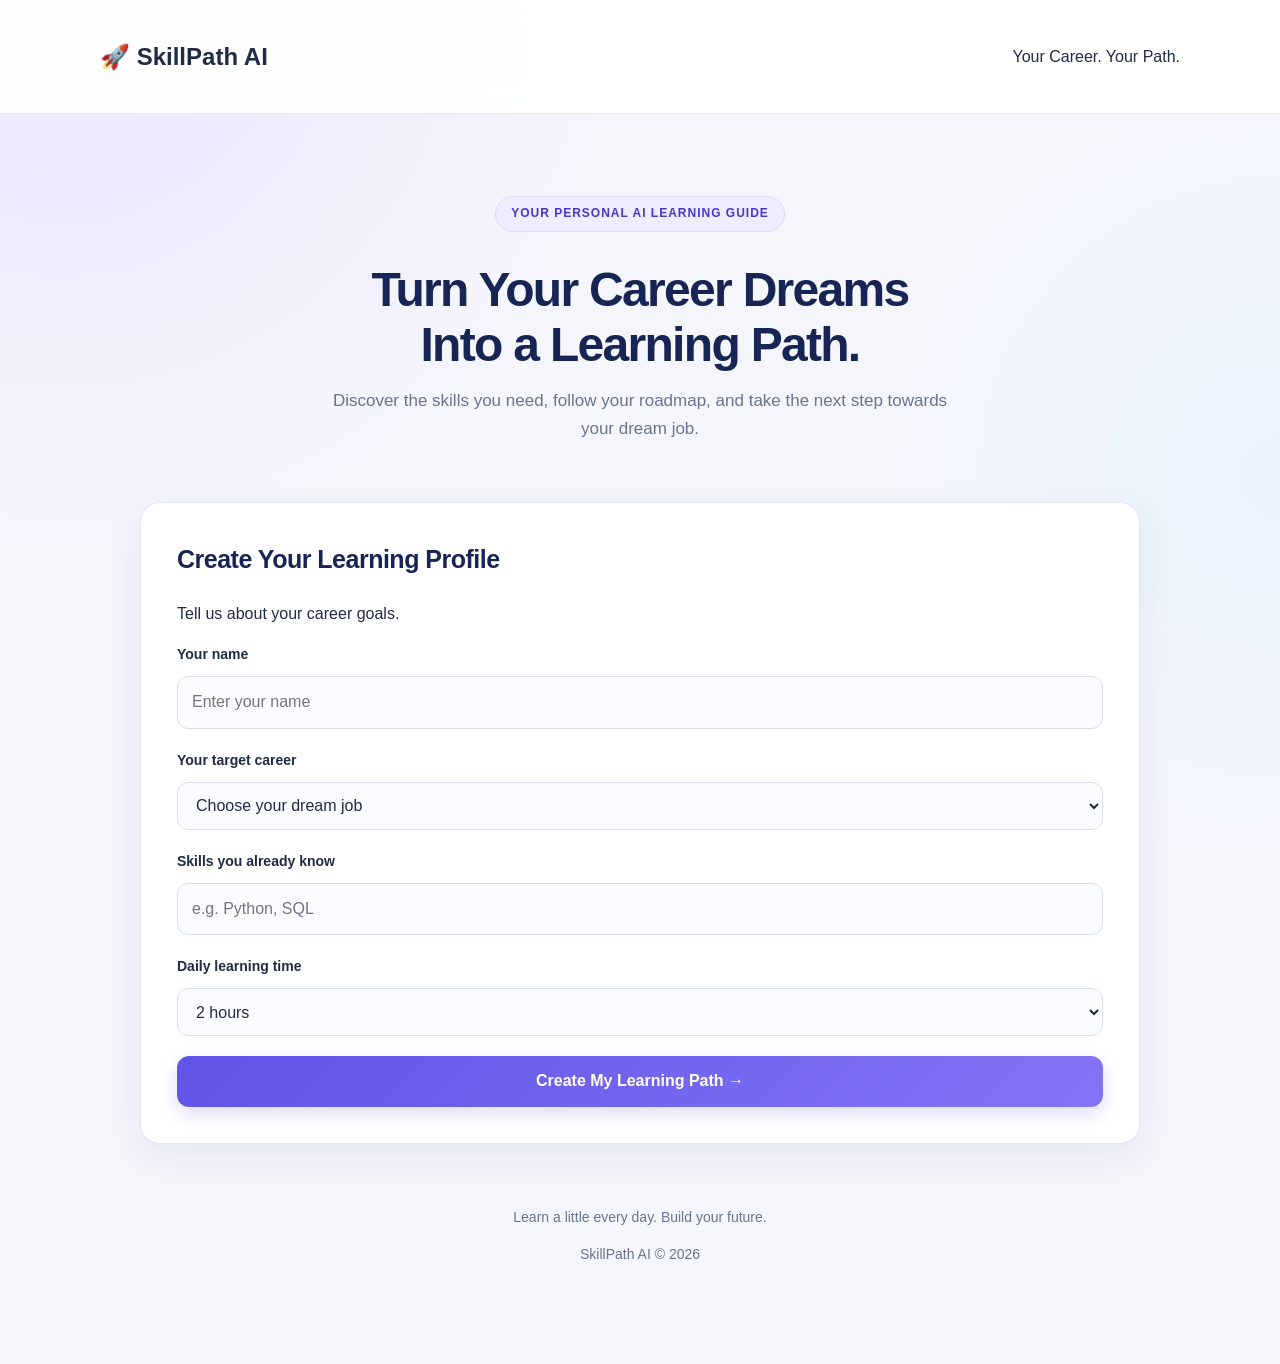
<file: index.html>
<!DOCTYPE html>
<html lang="en">
<head>
    <meta charset="UTF-8">
    <meta name="viewport" content="width=device-width, initial-scale=1.0">
    <title>SkillPath AI | Your Career Journey</title>
    <link rel="stylesheet" href="style.css">
</head>
<body>

    <header class="navbar">
        <h2>🚀 SkillPath AI</h2>
        <span>Your Career. Your Path.</span>
    </header>

    <main class="container">

        <!-- SCREEN 1: PROFILE FORM -->
        <section id="profileScreen">

            <section class="hero">
                <p class="tagline">YOUR PERSONAL AI LEARNING GUIDE</p>
                <h1>Turn Your Career Dreams<br>Into a Learning Path.</h1>
                <p class="subtitle">
                    Discover the skills you need, follow your roadmap,
                    and take the next step towards your dream job.
                </p>
            </section>

            <section class="profile-card">
                <h2>Create Your Learning Profile</h2>
                <p>Tell us about your career goals.</p>

                <form id="profileForm">
                    <label for="studentName">Your name</label>
                    <input type="text" id="studentName"
                           placeholder="Enter your name" required>

                    <label for="career">Your target career</label>
                    <select id="career" required>
                        <option value="">Choose your dream job</option>
                        <option value="ml engineer">Machine Learning Engineer</option>
                        <option value="data analyst">Data Analyst</option>
                        <option value="python developer">Python Developer</option>
                    </select>

                    <label for="skills">Skills you already know</label>
                    <input type="text" id="skills"
                           placeholder="e.g. Python, SQL">

                    <label for="hours">Daily learning time</label>
                    <select id="hours" required>
                        <option value="1">1 hour</option>
                        <option value="2" selected>2 hours</option>
                        <option value="3">3 hours</option>
                        <option value="4">4 hours</option>
                    </select>

                    <button type="submit">Create My Learning Path →</button>
                </form>
            </section>
        </section>

        <!-- SCREEN 2: LEARNING DASHBOARD -->
        <section id="dashboardScreen" hidden>

            <section class="hero">
                <p class="tagline">YOUR PERSONAL LEARNING DASHBOARD</p>
                <h1>Your Career Journey Starts Here!</h1>
                <p class="subtitle">
                    Follow your roadmap, complete daily tasks,
                    and build skills for your dream career.
                </p>
            </section>

            <button type="button" id="backButton" class="back-button">
                ← Back to Profile
            </button>

            <!-- Learning roadmap and API results -->
            <div id="result" class="result" hidden></div>

            <!-- Progress tracker -->
            <section id="progressSection" class="result" hidden>
                <h2>Your Learning Progress</h2>
                <p id="progressText">0 of 7 days completed</p>
                <progress id="progressBar" value="0" max="7"></progress>

                <h3>Daily Tasks</h3>
                <div id="taskList"></div>
            </section>

            <!-- Personalized recommendations stay visible -->
            <section id="recommendationSection" class="result">
                <h2>🎯 Your Personalized Recommendations</h2>
                <p id="recommendationIntro">
                    Skills recommended for your career goal.
                </p>

                <div id="recommendationList"></div>

                <div class="section-actions">
                    <button type="button" id="openResourcesButton">
                        📚 Explore Free Tutorials
                    </button>

                    <button type="button" id="openPracticeButton">
                        🧠 Practice Now
                    </button>
                </div>
            </section>

            <!-- Tutorial section: hidden until requested -->
            <section id="resourcesSection" class="result" hidden>
                <button type="button" id="backToRecommendationsFromResources"
                        class="back-button">
                    ← Back to Recommendations
                </button>

                <h2>📚 Free Learning Resources</h2>
                <p id="resourcesIntro">
                    Explore free tutorials to build skills for your career.
                </p>

                <div id="resourcesList"></div>
            </section>

            <!-- Practice section: hidden until requested -->
            <section id="practiceSection" class="result" hidden>
                <button type="button" id="backToRecommendationsFromPractice"
                        class="back-button">
                    ← Back to Recommendations
                </button>

                <h2>🧠 Practice Zone</h2>
                <p>Test your knowledge and strengthen your skills.</p>

                <div id="practiceArea">
                    <p id="practiceQuestion">
                        Your practice question will appear here.
                    </p>

                    <div id="practiceOptions"></div>

                    <button type="button" id="checkAnswerButton">
                        Check Answer
                    </button>

                    <p id="practiceFeedback"></p>
                </div>
            </section>

        </section>

        <footer>
            <p>Learn a little every day. Build your future.</p>
            <p>SkillPath AI © 2026</p>
        </footer>

    </main>

    <script src="script.js"></script>

</body>
</html>
</file>
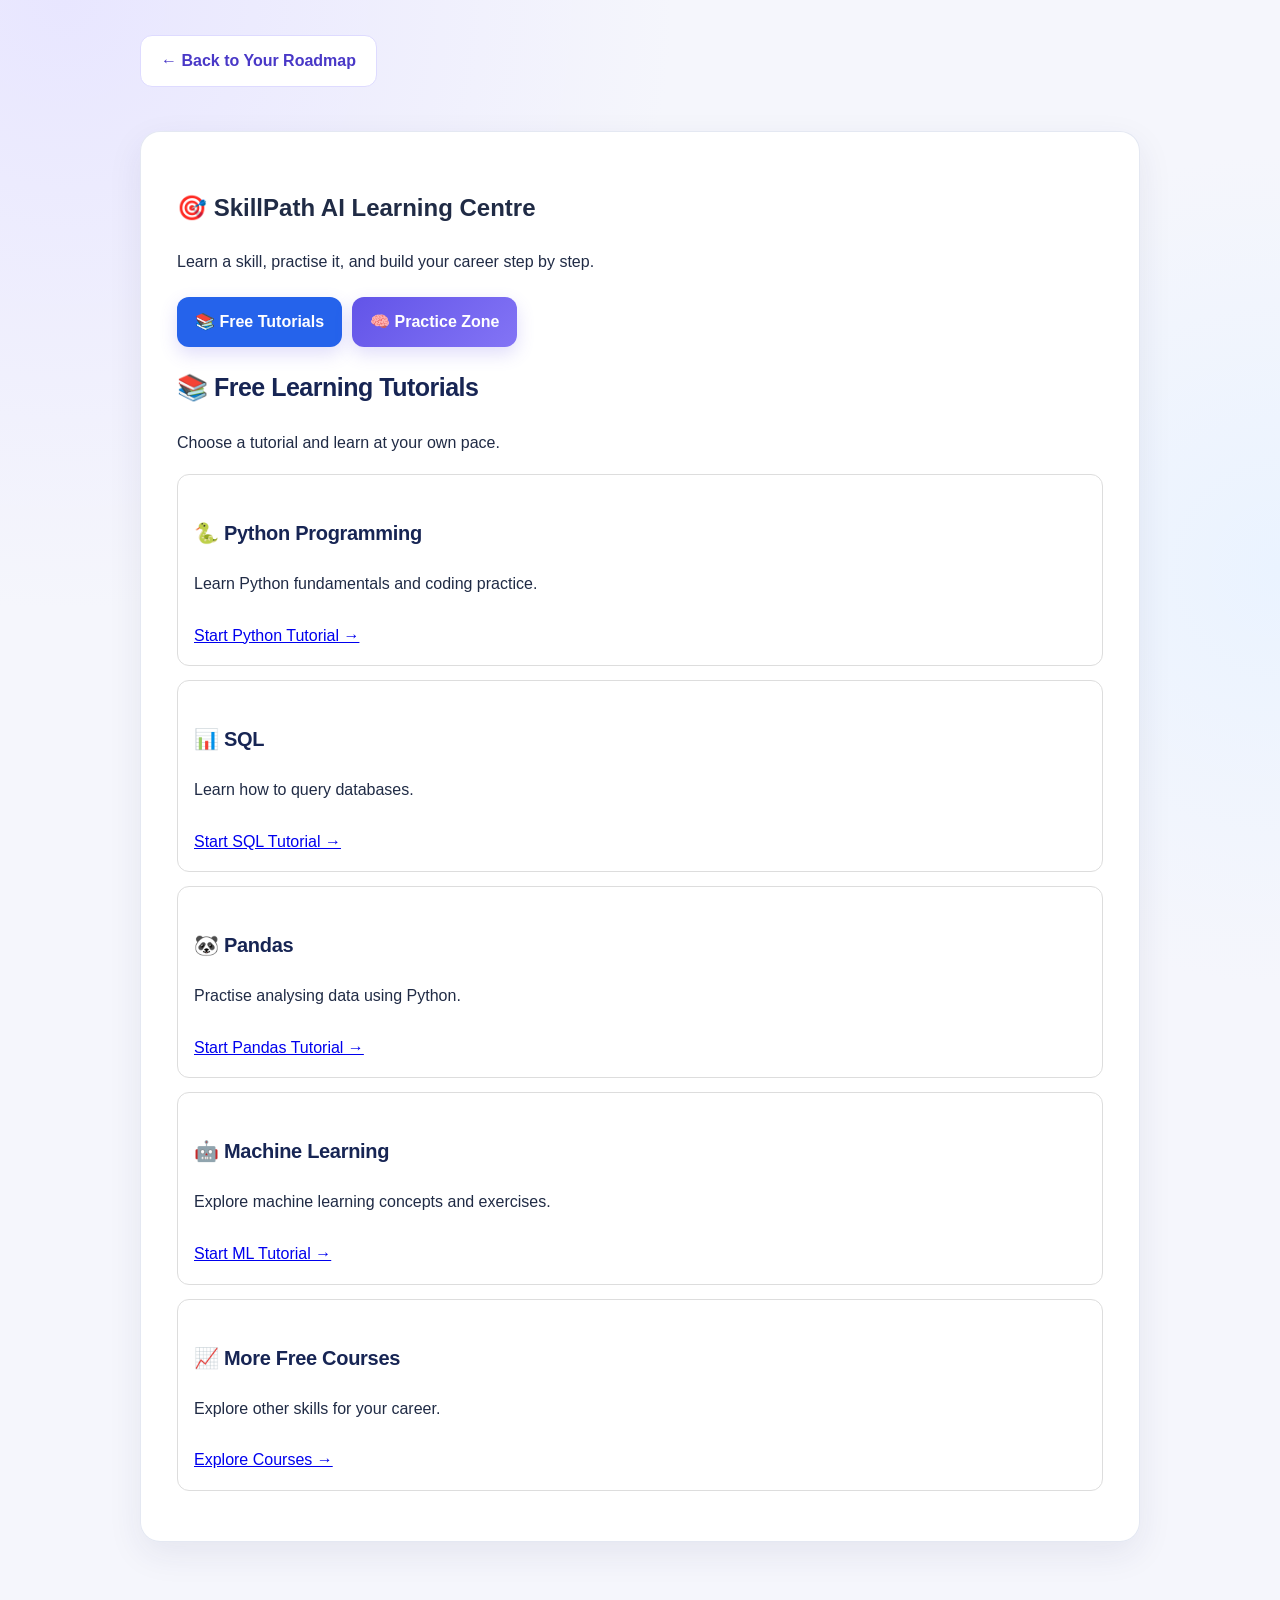
<file: learning.html>
<!DOCTYPE html>
<html lang="en">
<head>
    <meta charset="UTF-8">
    <meta name="viewport" content="width=device-width, initial-scale=1.0">
    <title>SkillPath AI | Learning Centre</title>
    <link rel="stylesheet" href="style.css">
    <style>
        .learning-tabs {
            display: flex;
            flex-wrap: wrap;
            gap: 10px;
            margin: 20px 0;
        }
        .learning-tabs button {
            padding: 12px 18px;
            cursor: pointer;
        }
        .learning-tabs button.active {
            background: #2563eb;
            color: white;
        }
        .learning-panel {
            margin-top: 20px;
        }
        .learning-card {
            padding: 16px;
            margin: 14px 0;
            border: 1px solid #ddd;
            border-radius: 12px;
        }
        .learning-card a {
            display: inline-block;
            margin-top: 8px;
        }
        .quiz-option {
            display: block;
            width: 100%;
            padding: 12px;
            margin: 10px 0;
            cursor: pointer;
            text-align: left;
        }
        #feedback {
            margin: 16px 0;
            font-weight: bold;
        }
    </style>
</head>
<body>
    <main class="container">
        <button class="back-button" id="backButton" type="button">
            ← Back to Your Roadmap
        </button>

        <section class="result">
            <h1>🎯 SkillPath AI Learning Centre</h1>
            <p>Learn a skill, practise it, and build your career step by step.</p>

            <nav class="learning-tabs" aria-label="Learning sections">
                <button id="tutorialTab" class="active" type="button">
                    📚 Free Tutorials
                </button>
                <button id="practiceTab" type="button">
                    🧠 Practice Zone
                </button>
            </nav>

            <section id="tutorialPanel" class="learning-panel">
                <h2>📚 Free Learning Tutorials</h2>
                <p>Choose a tutorial and learn at your own pace.</p>

                <div class="learning-card">
                    <h3>🐍 Python Programming</h3>
                    <p>Learn Python fundamentals and coding practice.</p>
                    <a href="https://www.kaggle.com/learn/python"
                       target="_blank" rel="noopener noreferrer">
                        Start Python Tutorial →
                    </a>
                </div>

                <div class="learning-card">
                    <h3>📊 SQL</h3>
                    <p>Learn how to query databases.</p>
                    <a href="https://sqlbolt.com/"
                       target="_blank" rel="noopener noreferrer">
                        Start SQL Tutorial →
                    </a>
                </div>

                <div class="learning-card">
                    <h3>🐼 Pandas</h3>
                    <p>Practise analysing data using Python.</p>
                    <a href="https://www.kaggle.com/learn/pandas"
                       target="_blank" rel="noopener noreferrer">
                        Start Pandas Tutorial →
                    </a>
                </div>

                <div class="learning-card">
                    <h3>🤖 Machine Learning</h3>
                    <p>Explore machine learning concepts and exercises.</p>
                    <a href="https://www.kaggle.com/learn/intro-to-machine-learning"
                       target="_blank" rel="noopener noreferrer">
                        Start ML Tutorial →
                    </a>
                </div>

                <div class="learning-card">
                    <h3>📈 More Free Courses</h3>
                    <p>Explore other skills for your career.</p>
                    <a href="https://www.kaggle.com/learn"
                       target="_blank" rel="noopener noreferrer">
                        Explore Courses →
                    </a>
                </div>
            </section>

            <section id="practicePanel" class="learning-panel" hidden>
                <h2>🧠 Python Practice Zone</h2>
                <p>Answer each question and check your understanding.</p>

                <h3 id="questionNumber">Question 1 of 5</h3>
                <h3 id="question">Loading question...</h3>
                <div id="options"></div>
                <p id="feedback" aria-live="polite"></p>
                <button id="nextButton" type="button" hidden>
                    Next Question →
                </button>
                <p id="score">Score: 0</p>
            </section>
        </section>
    </main>

    <script>
        const tutorialTab = document.getElementById("tutorialTab");
        const practiceTab = document.getElementById("practiceTab");
        const tutorialPanel = document.getElementById("tutorialPanel");
        const practicePanel = document.getElementById("practicePanel");

        function showTab(tab) {
            const showTutorials = tab === "tutorials";

            tutorialPanel.hidden = !showTutorials;
            practicePanel.hidden = showTutorials;
            tutorialTab.classList.toggle("active", showTutorials);
            practiceTab.classList.toggle("active", !showTutorials);
        }

        tutorialTab.addEventListener("click", () => showTab("tutorials"));
        practiceTab.addEventListener("click", () => showTab("practice"));

        // Return to the previous page rather than reloading index.html.
        document.getElementById("backButton").addEventListener("click", () => {
            if (document.referrer &&
                new URL(document.referrer).origin === window.location.origin &&
                window.history.length > 1) {
                window.history.back();
            } else {
                window.location.href = "index.html";
            }
        });

        const questions = [
            {
                question: "What is the output of print(2 + 3)?",
                options: ["4", "5", "6", "23"],
                answer: "5"
            },
            {
                question: "Which symbol starts a single-line Python comment?",
                options: ["//", "#", "/*", "&"],
                answer: "#"
            },
            {
                question: "What is the result of 10 % 3?",
                options: ["3", "1", "0", "10"],
                answer: "1"
            },
            {
                question: "Which data type represents True or False?",
                options: ["int", "str", "bool", "list"],
                answer: "bool"
            },
            {
                question: "Which keyword repeats a loop while a condition is true?",
                options: ["repeat", "while", "return", "define"],
                answer: "while"
            }
        ];

        let currentQuestion = 0;
        let score = 0;
        let answered = false;

        const questionNumber = document.getElementById("questionNumber");
        const questionElement = document.getElementById("question");
        const optionsElement = document.getElementById("options");
        const feedback = document.getElementById("feedback");
        const nextButton = document.getElementById("nextButton");
        const scoreElement = document.getElementById("score");

        function showQuestion() {
            answered = false;
            const q = questions[currentQuestion];

            questionNumber.textContent =
                `Question ${currentQuestion + 1} of ${questions.length}`;
            questionElement.textContent = q.question;
            feedback.textContent = "";
            nextButton.hidden = true;
            optionsElement.replaceChildren();

            q.options.forEach(option => {
                const button = document.createElement("button");
                button.type = "button";
                button.className = "quiz-option";
                button.textContent = option;
                button.addEventListener("click", () => checkAnswer(option));
                optionsElement.appendChild(button);
            });
        }

        function checkAnswer(selected) {
            if (answered) return;
            answered = true;

            const correct = questions[currentQuestion].answer;

            if (selected === correct) {
                score++;
                feedback.textContent = "✅ Correct! Well done!";
            } else {
                feedback.textContent =
                    `❌ The correct answer is ${correct}. Keep learning!`;
            }

            scoreElement.textContent = `Score: ${score}`;

            Array.from(optionsElement.children).forEach(button => {
                button.disabled = true;
                if (button.textContent === correct) {
                    button.style.border = "2px solid green";
                }
            });

            nextButton.hidden = false;
            nextButton.textContent =
                currentQuestion === questions.length - 1
                    ? "See Final Score"
                    : "Next Question →";
        }

        nextButton.addEventListener("click", () => {
            if (currentQuestion < questions.length - 1) {
                currentQuestion++;
                showQuestion();
            } else {
                questionNumber.textContent = "Practice Complete!";
                questionElement.textContent =
                    `Your final score is ${score} out of ${questions.length}.`;
                optionsElement.replaceChildren();
                feedback.textContent = "Keep practising to improve your skills!";
                nextButton.hidden = true;
            }
        });

        showQuestion();
    </script>
</body>
</html>
</file>
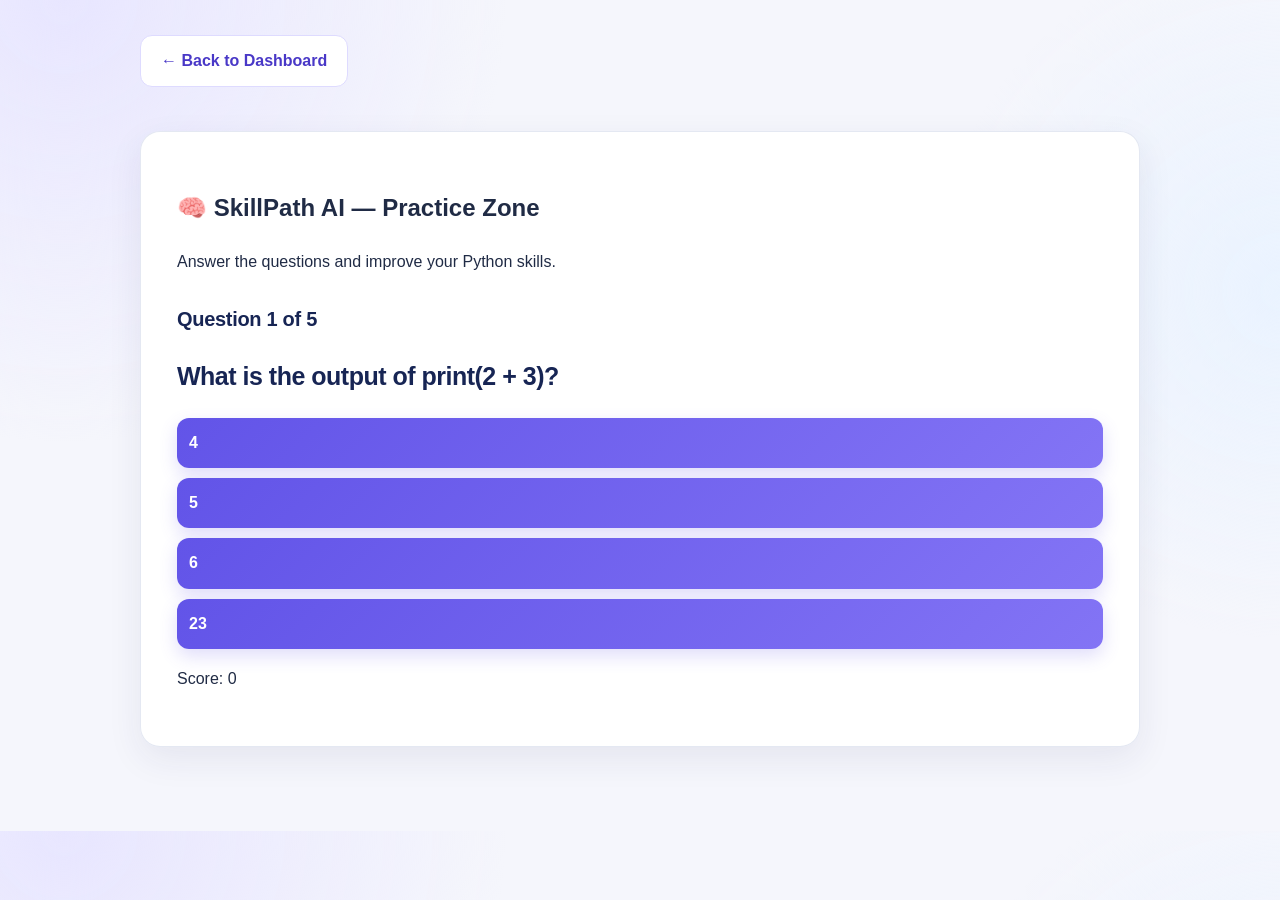
<file: practice.html>
<!DOCTYPE html>
<html lang="en">
<head>
    <meta charset="UTF-8">
    <meta name="viewport" content="width=device-width, initial-scale=1.0">
    <title>Practice Zone | SkillPath AI</title>
    <link rel="stylesheet" href="style.css">
    <style>
        .quiz-option {
            display: block;
            width: 100%;
            margin: 10px 0;
            padding: 12px;
            cursor: pointer;
            text-align: left;
        }
        .quiz-option:disabled {
            cursor: default;
            opacity: 0.85;
        }
        #feedback {
            margin: 16px 0;
            font-weight: bold;
        }
    </style>
</head>
<body>
    <main class="container">
        <button class="back-button"
            onclick="window.location.href='index.html'">
            ← Back to Dashboard
        </button>

        <section class="result">
            <h1>🧠 SkillPath AI — Practice Zone</h1>
            <p>Answer the questions and improve your Python skills.</p>

            <h3 id="questionNumber">Question 1 of 5</h3>
            <h2 id="question">Loading question...</h2>

            <div id="options"></div>
            <p id="feedback" aria-live="polite"></p>

            <button id="nextButton" type="button" hidden>
                Next Question →
            </button>

            <p id="score">Score: 0</p>
        </section>
    </main>

    <script>
        const questions = [
            {
                question: "What is the output of print(2 + 3)?",
                options: ["4", "5", "6", "23"],
                answer: "5"
            },
            {
                question: "Which symbol starts a single-line comment in Python?",
                options: ["//", "#", "/*", "&"],
                answer: "#"
            },
            {
                question: "What is the result of 10 % 3 in Python?",
                options: ["3", "1", "0", "10"],
                answer: "1"
            },
            {
                question: "Which data type represents True or False?",
                options: ["int", "str", "bool", "list"],
                answer: "bool"
            },
            {
                question: "Which keyword repeats a loop while a condition is true?",
                options: ["repeat", "while", "define", "return"],
                answer: "while"
            }
        ];

        let currentQuestion = 0;
        let score = 0;
        let answered = false;

        const questionNumber = document.getElementById("questionNumber");
        const questionElement = document.getElementById("question");
        const optionsElement = document.getElementById("options");
        const feedback = document.getElementById("feedback");
        const nextButton = document.getElementById("nextButton");
        const scoreElement = document.getElementById("score");

        function showQuestion() {
            answered = false;

            const q = questions[currentQuestion];
            questionNumber.textContent =
                `Question ${currentQuestion + 1} of ${questions.length}`;
            questionElement.textContent = q.question;
            feedback.textContent = "";
            nextButton.hidden = true;
            optionsElement.replaceChildren();

            q.options.forEach(option => {
                const button = document.createElement("button");
                button.type = "button";
                button.className = "quiz-option";
                button.textContent = option;

                button.addEventListener("click", () => checkAnswer(option));
                optionsElement.appendChild(button);
            });
        }

        function checkAnswer(selected) {
            if (answered) return;
            answered = true;

            const correct = questions[currentQuestion].answer;

            if (selected === correct) {
                score++;
                feedback.textContent = "✅ Correct! Well done!";
            } else {
                feedback.textContent =
                    `❌ Not quite. The correct answer is ${correct}.`;
            }

            scoreElement.textContent = `Score: ${score}`;

            Array.from(optionsElement.children).forEach(button => {
                button.disabled = true;

                if (button.textContent === correct) {
                    button.style.border = "2px solid green";
                }
            });

            nextButton.hidden = false;
            nextButton.textContent =
                currentQuestion === questions.length - 1
                    ? "See Final Score"
                    : "Next Question →";
        }

        nextButton.addEventListener("click", function () {
            if (currentQuestion < questions.length - 1) {
                currentQuestion++;
                showQuestion();
            } else {
                questionNumber.textContent = "Practice Complete!";
                questionElement.textContent =
                    `You scored ${score} out of ${questions.length}.`;
                optionsElement.replaceChildren();
                feedback.textContent =
                    score === questions.length
                        ? "🏆 Excellent! You answered every question correctly!"
                        : "Keep practising! You can try the quiz again by refreshing the page.";
                nextButton.hidden = true;
            }
        });

        showQuestion();
    </script>
</body>
</html>
</file>
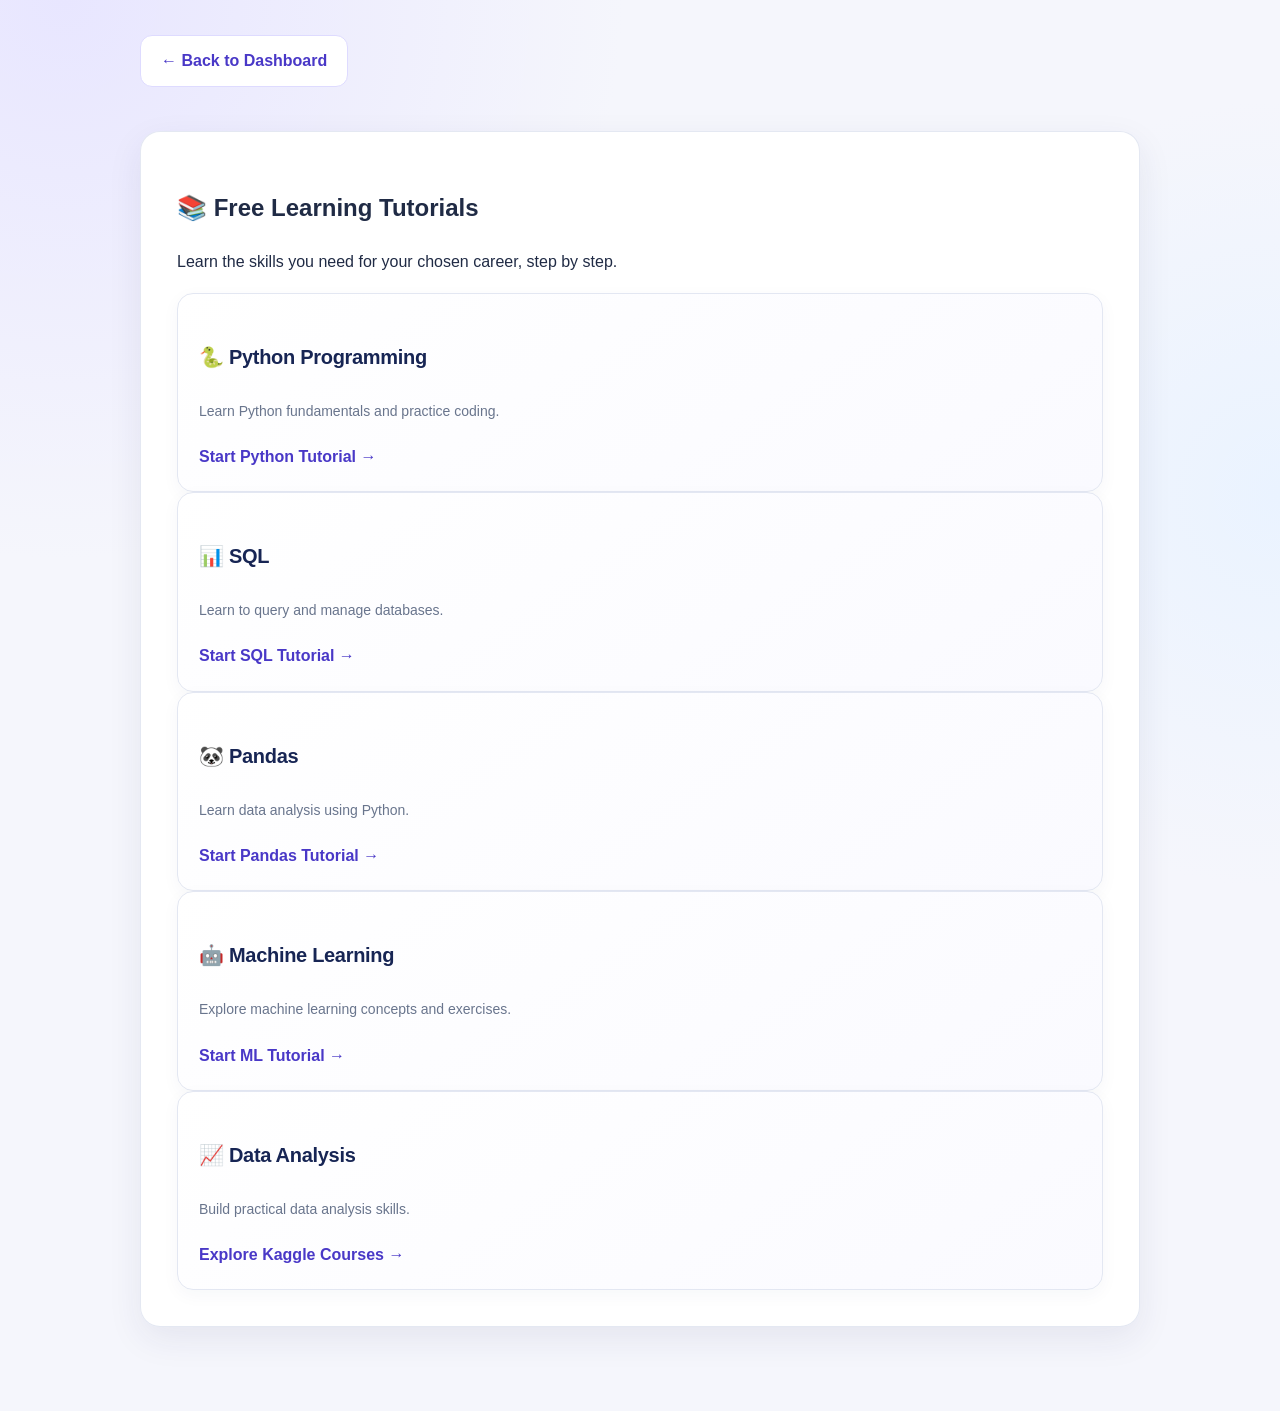
<file: tutorials.html>
<!DOCTYPE html>
<html lang="en">
<head>
    <meta charset="UTF-8">
    <meta name="viewport" content="width=device-width, initial-scale=1.0">
    <title>Free Tutorials | SkillPath AI</title>
    <link rel="stylesheet" href="style.css">
</head>
<body>
    <main class="container">
        <button class="back-button" onclick="window.location.href='index.html'">
            ← Back to Dashboard
        </button>

        <section class="result">
            <h1>📚 Free Learning Tutorials</h1>
            <p>Learn the skills you need for your chosen career, step by step.</p>

            <div class="resource-card">
                <h3>🐍 Python Programming</h3>
                <p>Learn Python fundamentals and practice coding.</p>
                <a href="https://www.kaggle.com/learn/python" target="_blank" rel="noopener noreferrer">Start Python Tutorial →</a>
            </div>

            <div class="resource-card">
                <h3>📊 SQL</h3>
                <p>Learn to query and manage databases.</p>
                <a href="https://sqlbolt.com/" target="_blank" rel="noopener noreferrer">Start SQL Tutorial →</a>
            </div>

            <div class="resource-card">
                <h3>🐼 Pandas</h3>
                <p>Learn data analysis using Python.</p>
                <a href="https://www.kaggle.com/learn/pandas" target="_blank" rel="noopener noreferrer">Start Pandas Tutorial →</a>
            </div>

            <div class="resource-card">
                <h3>🤖 Machine Learning</h3>
                <p>Explore machine learning concepts and exercises.</p>
                <a href="https://www.kaggle.com/learn/intro-to-machine-learning" target="_blank" rel="noopener noreferrer">Start ML Tutorial →</a>
            </div>

            <div class="resource-card">
                <h3>📈 Data Analysis</h3>
                <p>Build practical data analysis skills.</p>
                <a href="https://www.kaggle.com/learn" target="_blank" rel="noopener noreferrer">Explore Kaggle Courses →</a>
            </div>
        </section>
    </main>
</body>
</html>
</file>
<file: style.css>
/* SkillPath AI — Hackathon Dashboard Design */

:root {
    --primary: #6254e8;
    --primary-dark: #4938c7;
    --navy: #172554;
    --background: #f5f6fc;
    --surface: #ffffff;
    --text: #202b45;
    --muted: #69758d;
    --border: #e3e7f2;
    --success: #16845b;
    --shadow: 0 12px 35px rgba(36, 43, 90, 0.08);
    --radius: 20px;
}

* {
    box-sizing: border-box;
}

html {
    scroll-behavior: smooth;
}

body {
    margin: 0;
    font-family: "Segoe UI", Arial, sans-serif;
    background:
        radial-gradient(circle at 5% 0%, #e8e6ff 0, transparent 30%),
        radial-gradient(circle at 100% 35%, #eaf3ff 0, transparent 25%),
        var(--background);
    color: var(--text);
    line-height: 1.65;
}

.navbar {
    position: sticky;
    top: 0;
    z-index: 10;
    display: flex;
    align-items: center;
    justify-content: space-between;
    gap: 16px;
    padding: 17px max(24px, calc((100% - 1080px) / 2));
    background: rgba(255, 255, 255, 0.92);
    border-bottom: 1px solid rgba(227, 231, 242, 0.9);
    backdrop-filter: blur(14px);
}

.navbar h1,
.navbar .logo {
    margin: 0;
    color: var(--navy);
    font-size: 23px;
    font-weight: 800;
    letter-spacing: -0.7px;
}

.navbar a {
    color: var(--primary);
    font-weight: 700;
    text-decoration: none;
}

.container {
    width: min(100% - 36px, 1000px);
    margin: 0 auto;
    padding: 35px 0 60px;
}

.hero {
    text-align: center;
    padding: 35px 12px 40px;
}

.tagline {
    display: inline-block;
    padding: 7px 15px;
    border: 1px solid #dcd8ff;
    border-radius: 30px;
    background: #eeecff;
    color: var(--primary-dark);
    font-size: 12px;
    font-weight: 800;
    letter-spacing: 1px;
    text-transform: uppercase;
}

.hero h1,
.hero h2 {
    max-width: 780px;
    margin: 18px auto 14px;
    color: var(--navy);
    font-size: clamp(2rem, 4vw, 3rem);
    font-weight: 800;
    line-height: 1.15;
    letter-spacing: -1.7px;
}

.subtitle {
    max-width: 650px;
    margin: 0 auto;
    color: var(--muted);
    font-size: 17px;
}

.profile-card,
.result,
#progressSection {
    margin: 24px auto;
    padding: clamp(22px, 4vw, 36px);
    border: 1px solid rgba(227, 231, 242, 0.95);
    border-radius: var(--radius);
    background: rgba(255, 255, 255, 0.96);
    box-shadow: var(--shadow);
}

.profile-card h2,
.result h2,
#progressSection h2 {
    margin-top: 0;
    color: var(--navy);
    font-size: 25px;
    letter-spacing: -0.5px;
}

form {
    display: grid;
    gap: 10px;
}

label {
    color: var(--text);
    font-size: 14px;
    font-weight: 700;
}

input:not([type="checkbox"]):not([type="radio"]),
select,
textarea {
    width: 100%;
    min-height: 48px;
    margin-bottom: 10px;
    padding: 12px 14px;
    border: 1px solid #d8deed;
    border-radius: 11px;
    background: #fbfcff;
    color: var(--text);
    font: inherit;
    transition: border-color 0.2s, box-shadow 0.2s;
}

input:focus,
select:focus,
textarea:focus {
    outline: none;
    border-color: var(--primary);
    box-shadow: 0 0 0 4px rgba(98, 84, 232, 0.12);
}

button {
    min-height: 48px;
    padding: 12px 20px;
    border: none;
    border-radius: 12px;
    background: linear-gradient(135deg, var(--primary), #8374f5);
    color: #fff;
    font: inherit;
    font-weight: 800;
    cursor: pointer;
    box-shadow: 0 7px 18px rgba(98, 84, 232, 0.2);
    transition: transform 0.2s, box-shadow 0.2s;
}

button:hover {
    transform: translateY(-2px);
    box-shadow: 0 10px 24px rgba(98, 84, 232, 0.28);
}

button:focus-visible,
a:focus-visible {
    outline: 3px solid #a99fff;
    outline-offset: 3px;
}

button:active {
    transform: translateY(0);
}

.back-button {
    margin: 0 0 20px;
    border: 1px solid #dedbff;
    background: #fff;
    color: var(--primary-dark);
    box-shadow: none;
}

.back-button:hover {
    background: #f0efff;
    box-shadow: none;
}

.result h3,
#progressSection h3 {
    margin-top: 26px;
    color: var(--navy);
    font-size: 20px;
    letter-spacing: -0.3px;
}

.result ul {
    display: flex;
    flex-wrap: wrap;
    gap: 10px;
    padding: 0;
    list-style: none;
}

.result li {
    margin: 0;
    padding: 9px 14px;
    border: 1px solid #e0dcff;
    border-radius: 10px;
    background: #f0eeff;
    color: #493bb5;
    font-weight: 700;
}

.result p {
    line-height: 1.8;
}

#dashboardScreen .hero {
    padding-top: 22px;
    padding-bottom: 20px;
}

#dashboardScreen .hero h1 {
    background: linear-gradient(135deg, #172554, #6d5ce7);
    -webkit-background-clip: text;
    background-clip: text;
    -webkit-text-fill-color: transparent;
}

#dashboardScreen .result,
#dashboardScreen #progressSection {
    border-radius: var(--radius);
    box-shadow: var(--shadow);
}

#dashboardScreen #result > p {
    margin: 12px 0;
    padding: 16px 18px;
    border: 1px solid #e4e7f3;
    border-left: 4px solid #7869ed;
    border-radius: 13px;
    background: #fafaff;
    line-height: 1.7;
    overflow-wrap: anywhere;
    transition: transform 0.2s, box-shadow 0.2s;
}

#dashboardScreen #result > p:hover {
    transform: translateY(-2px);
    box-shadow: 0 7px 20px rgba(36, 43, 90, 0.07);
}

#dashboardScreen #result h2,
#dashboardScreen #result h3 {
    margin-top: 24px;
    margin-bottom: 14px;
    color: #25264f;
}

#progressSection progress,
#progressBar {
    display: block;
    width: 100%;
    height: 13px;
    margin: 16px 0 24px;
    overflow: hidden;
    border: none;
    border-radius: 20px;
    background: #e8e9f5;
    accent-color: var(--primary);
}

#progressSection progress::-webkit-progress-bar,
#progressBar::-webkit-progress-bar {
    border-radius: 20px;
    background: #e8e9f5;
}

#progressSection progress::-webkit-progress-value,
#progressBar::-webkit-progress-value {
    border-radius: 20px;
    background: linear-gradient(90deg, var(--primary), #a18aff);
}

#progressText {
    color: var(--success);
    font-weight: 800;
}

#dashboardScreen #taskList label,
#taskList label {
    display: flex !important;
    align-items: center;
    gap: 12px;
    margin: 10px 0 !important;
    padding: 14px 16px;
    border: 1px solid var(--border);
    border-radius: 13px;
    background: #fcfcff;
    line-height: 1.5;
    cursor: pointer;
    transition: transform 0.2s, background 0.2s, border-color 0.2s;
}

#dashboardScreen #taskList label:hover,
#taskList label:hover {
    transform: translateX(3px);
    border-color: #c9c2ff;
}

#dashboardScreen #taskList input[type="checkbox"],
#taskList input[type="checkbox"] {
    width: 18px;
    height: 18px;
    flex-shrink: 0;
    margin: 0;
    accent-color: var(--primary);
    cursor: pointer;
}

#dashboardScreen #taskList label:has(input:checked),
#taskList label:has(input:checked) {
    border-color: #a8dfc5;
    background: #edfaf3;
    color: var(--success);
}

#practiceArea {
    padding: 20px;
    border: 1px solid var(--border);
    border-radius: 16px;
    background: #fafaff;
}

#practiceOptions label {
    display: flex !important;
    align-items: center;
    gap: 10px;
    margin: 8px 0 !important;
    padding: 12px 14px;
    border: 1px solid #e2e5f5;
    border-radius: 11px;
    background: #fff;
    line-height: 1.5;
    cursor: pointer;
    transition: background 0.2s, border-color 0.2s;
}

#practiceOptions label:hover {
    border-color: #c9c2ff;
    background: #f7f6ff;
}

#practiceOptions input[type="radio"] {
    width: 16px;
    height: 16px;
    flex: 0 0 16px;
    margin: 0;
    accent-color: var(--primary);
    cursor: pointer;
}

#practiceFeedback {
    margin-top: 14px;
    padding: 12px 14px;
    border-radius: 10px;
    background: #f0efff;
    color: #40349f;
    overflow-wrap: anywhere;
}

/* Free learning resource cards */

#resourcesList {
    display: grid;
    grid-template-columns: repeat(auto-fit, minmax(min(100%, 240px), 1fr));
    gap: 16px;
    margin-top: 20px;
}

.resource-card {
    display: flex;
    flex-direction: column;
    align-items: flex-start;
    min-width: 0;
    padding: 21px;
    border: 1px solid var(--border);
    border-radius: 16px;
    background: linear-gradient(145deg, #fff, #fafaff);
    box-shadow: 0 5px 18px rgba(36, 43, 90, 0.04);
    transition: transform 0.2s, border-color 0.2s, box-shadow 0.2s;
}

.resource-card:hover {
    transform: translateY(-3px);
    border-color: #c9c2ff;
    box-shadow: 0 10px 25px rgba(36, 43, 90, 0.08);
}

.resource-card h4 {
    margin: 0 0 8px;
    color: var(--navy);
    font-size: 17px;
}

.resource-card p {
    margin: 5px 0 12px;
    color: var(--muted);
    font-size: 14px;
    overflow-wrap: anywhere;
}

.resource-card a {
    display: inline-block;
    margin-top: auto;
    padding-top: 8px;
    color: var(--primary-dark);
    font-weight: 800;
    text-decoration: none;
}

.resource-card a:hover {
    text-decoration: underline;
}

/* Footer */

footer {
    padding: 24px 16px;
    color: var(--muted);
    font-size: 14px;
    text-align: center;
}

[hidden] {
    display: none !important;
}

/* Responsive layout */

@media (max-width: 600px) {
    .navbar {
        padding: 15px 18px;
    }

    .navbar h1,
    .navbar .logo {
        font-size: 1.5rem;
    }

    .container {
        width: min(100% - 24px, 1000px);
        padding-top: 20px;
    }

    .hero {
        padding: 15px 4px 18px;
    }

    .hero h1,
    .hero h2 {
        font-size: 32px;
        letter-spacing: -1px;
    }

    .subtitle {
        font-size: 15px;
    }

    .profile-card,
    .result,
    #progressSection {
        padding: 20px;
        border-radius: 16px;
    }

    #dashboardScreen .back-button {
        width: 100%;
    }

    #dashboardScreen #result > p,
    #dashboardScreen #taskList label {
        padding: 13px;
    }

    #practiceArea {
        padding: 14px;
    }

    .resource-card {
        padding: 17px;
    }
}

@media (prefers-reduced-motion: reduce) {
    *,
    *::before,
    *::after {
        scroll-behavior: auto !important;
        transition-duration: 0.01ms !important;
        animation-duration: 0.01ms !important;
    }
}

/* Keep hidden sections hidden */
[hidden] {
    display: none !important;
}


/* Smooth, polished card interactions */
.card,
.task-card,
.resource-card {
    transition: transform 0.2s ease, box-shadow 0.2s ease;
}

.card:hover,
.task-card:hover,
.resource-card:hover {
    transform: translateY(-3px);
    box-shadow: 0 16px 35px rgba(36, 43, 90, 0.12);
}

/* Clear keyboard focus */
button:focus-visible,
input:focus-visible,
select:focus-visible,
textarea:focus-visible {
    outline: 3px solid rgba(98, 84, 232, 0.35);
    outline-offset: 3px;
}
/* Reduce hero section whitespace on laptop */
@media (min-width: 601px) {
    .hero {
        padding-top: 35px;
        padding-bottom: 35px;
    }
}
</file>
